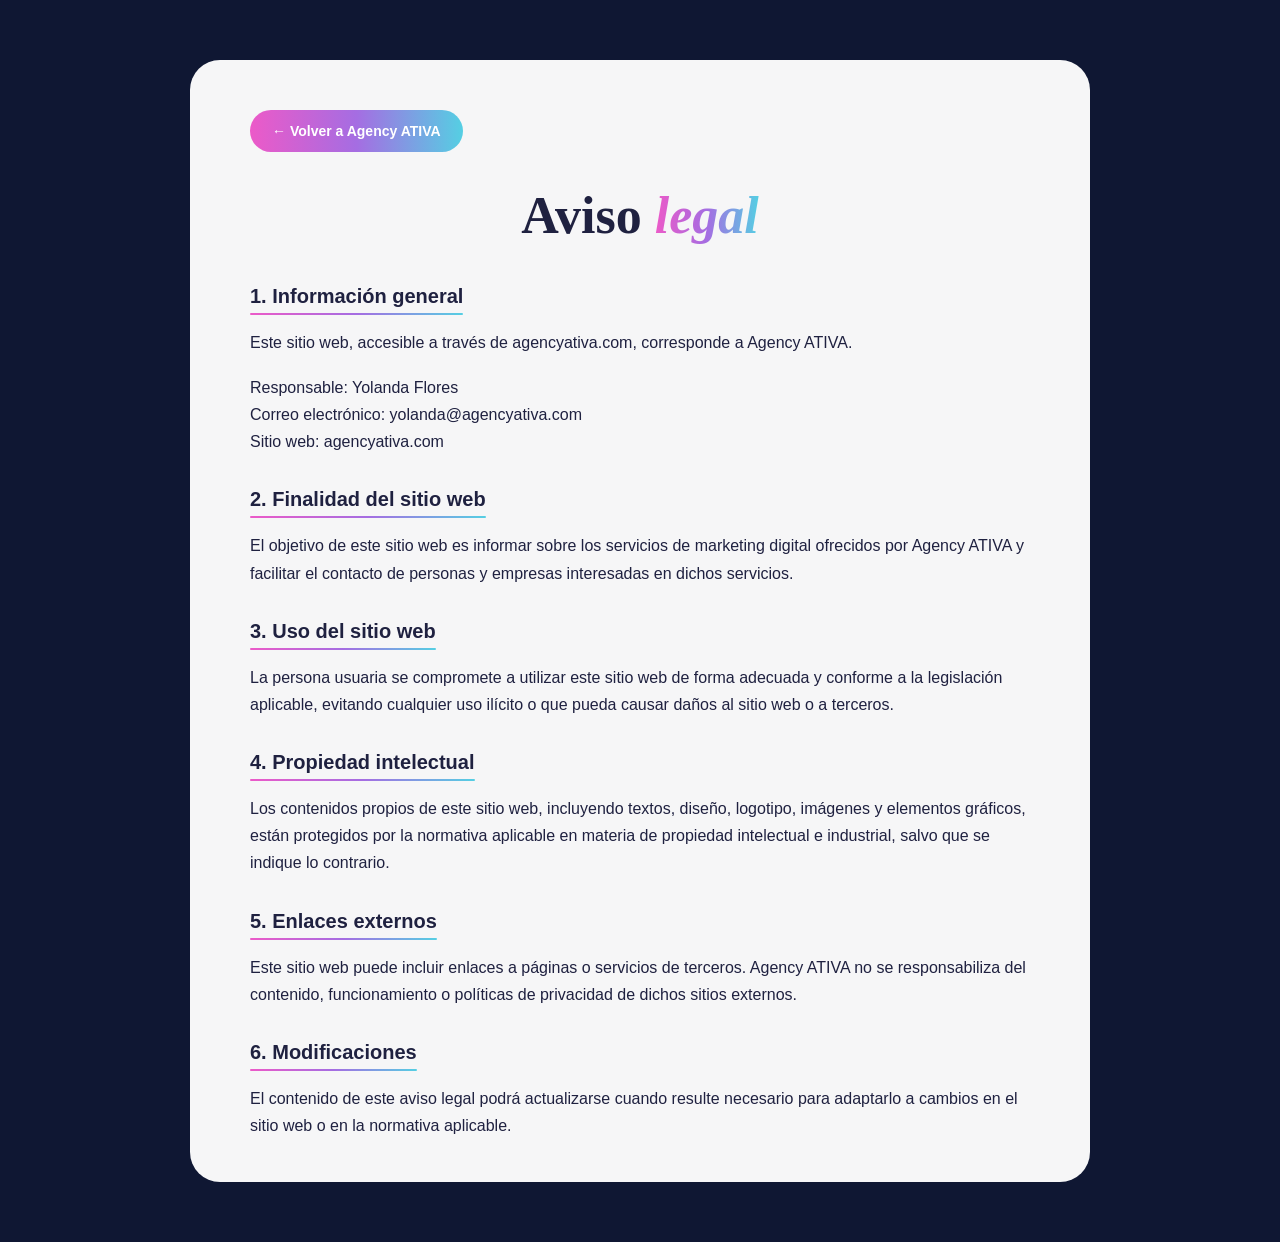
<file: aviso-legal.html>
<!DOCTYPE html>
<html lang="es">

<head>
    <meta charset="UTF-8">
    <meta name="viewport" content="width=device-width, initial-scale=1.0">
    <title>Aviso legal | Agency ATIVA</title>
    <link rel="stylesheet" href="style.css">
</head>

<body class="pagina-legal">

    <main class="legal-pagina">
        <div class="legal-contenedor">

            <a href="index.html" class="legal-volver">← Volver a Agency ATIVA</a>

            <h1>Aviso <span>legal</span></h1>

            <h2>1. Información general</h2>
            <p>
                Este sitio web, accesible a través de agencyativa.com,
                corresponde a Agency ATIVA.
            </p>

            <p>
                Responsable: Yolanda Flores<br>
                Correo electrónico: yolanda@agencyativa.com<br>
                Sitio web: agencyativa.com
            </p>

            <h2>2. Finalidad del sitio web</h2>
            <p>
                El objetivo de este sitio web es informar sobre los servicios
                de marketing digital ofrecidos por Agency ATIVA y facilitar
                el contacto de personas y empresas interesadas en dichos servicios.
            </p>

            <h2>3. Uso del sitio web</h2>
            <p>
                La persona usuaria se compromete a utilizar este sitio web
                de forma adecuada y conforme a la legislación aplicable,
                evitando cualquier uso ilícito o que pueda causar daños
                al sitio web o a terceros.
            </p>

            <h2>4. Propiedad intelectual</h2>
            <p>
                Los contenidos propios de este sitio web, incluyendo textos,
                diseño, logotipo, imágenes y elementos gráficos, están protegidos
                por la normativa aplicable en materia de propiedad intelectual
                e industrial, salvo que se indique lo contrario.
            </p>

            <h2>5. Enlaces externos</h2>
            <p>
                Este sitio web puede incluir enlaces a páginas o servicios
                de terceros. Agency ATIVA no se responsabiliza del contenido,
                funcionamiento o políticas de privacidad de dichos sitios externos.
            </p>

            <h2>6. Modificaciones</h2>
            <p>
                El contenido de este aviso legal podrá actualizarse cuando
                resulte necesario para adaptarlo a cambios en el sitio web
                o en la normativa aplicable.
            </p>

        </div>
    </main>

</body>
</html>
</file>
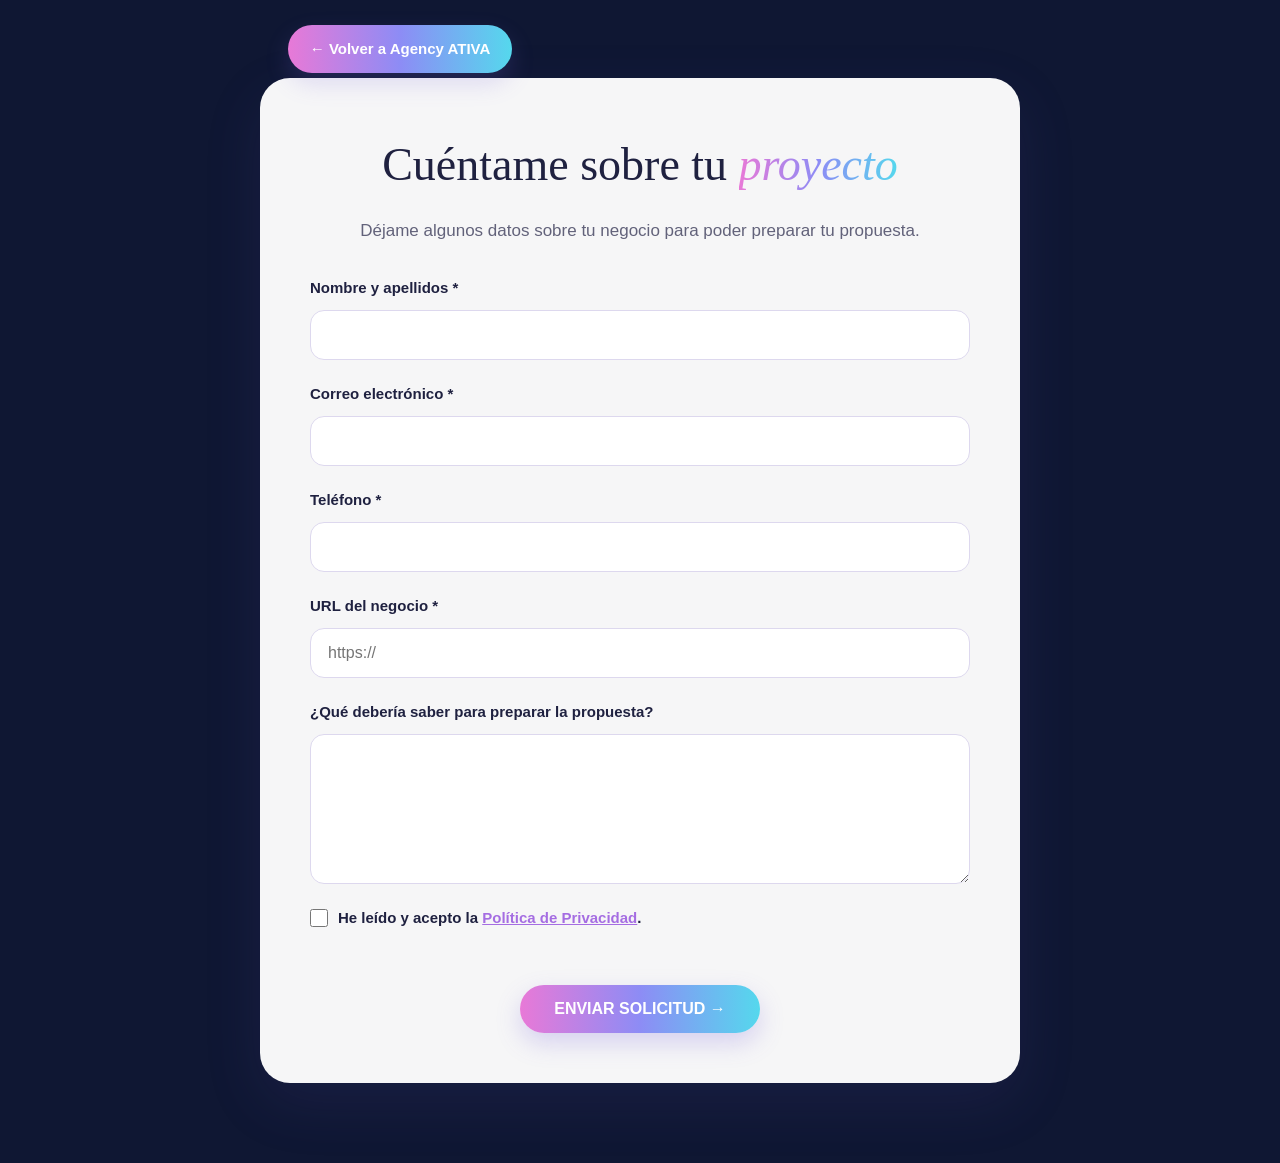
<file: contacto.html>
<!DOCTYPE html>
<html lang="es">
<head>
    <meta charset="UTF-8">
    <meta name="viewport" content="width=device-width, initial-scale=1.0">
    <title>Hablemos | ATIVA Digital</title>
    <link rel="stylesheet" href="style.css">
</head>

<body class="pagina-contacto">

    <main class="contacto-pagina">

        <a href="index.html" class="contacto-volver">← Volver a Agency ATIVA</a>

        <div class="contacto-contenedor">

            <h1>Cuéntame sobre tu <span>proyecto</span></h1>

            <p class="contacto-intro">
                Déjame algunos datos sobre tu negocio para poder preparar tu propuesta.
            </p>

            <form
    class="formulario-contacto"
    action="https://formsubmit.co/yolanda@agencyativa.com"
    method="POST"
>

<input type="hidden" name="_subject" value="Nueva solicitud desde Agency ATIVA">
<input
    type="hidden"
    name="_autoresponse"
    value="Hemos recibido tu solicitud 💜 Hola 👋🏼 Gracias por contactar con Agency ATIVA. Revisaremos tu solicitud y nos pondremos en contacto contigo lo antes posible. Estamos cuando nos necesitas. Tu negocio es nuestro compromiso. — Yolanda Flores | Agency ATIVA"
>

<input type="hidden" name="_next" value="https://agencyativa.com/gracias.html">

                <label for="nombre">Nombre y apellidos *</label>
                <input
                    type="text"
                    id="nombre"
                    name="nombre"
                    required
                >

                <label for="email">Correo electrónico *</label>
                <input
                    type="email"
                    id="email"
                    name="email"
                    required
                >

                <label for="telefono">Teléfono *</label>
                <input
                    type="tel"
                    id="telefono"
                    name="telefono"
                    required
                >

                <label for="url">URL del negocio *</label>
                <input
                    type="url"
                    id="url"
                    name="url"
                    placeholder="https://"
                    required
                >

                <label for="mensaje">
                    ¿Qué debería saber para preparar la propuesta?
                </label>
                <textarea
                    id="mensaje"
                    name="mensaje"
                    rows="6"
                ></textarea>

<label class="aceptar-privacidad">
    <input type="checkbox" name="privacidad" required>
    <span>He leído y acepto la <a href="politica-privacidad.html" target="_blank">Política de Privacidad</a>.</span>
</label>

                <button type="submit">ENVIAR SOLICITUD →</button>

            </form>

        </div>

    </main>

</body>
</html>
</file>
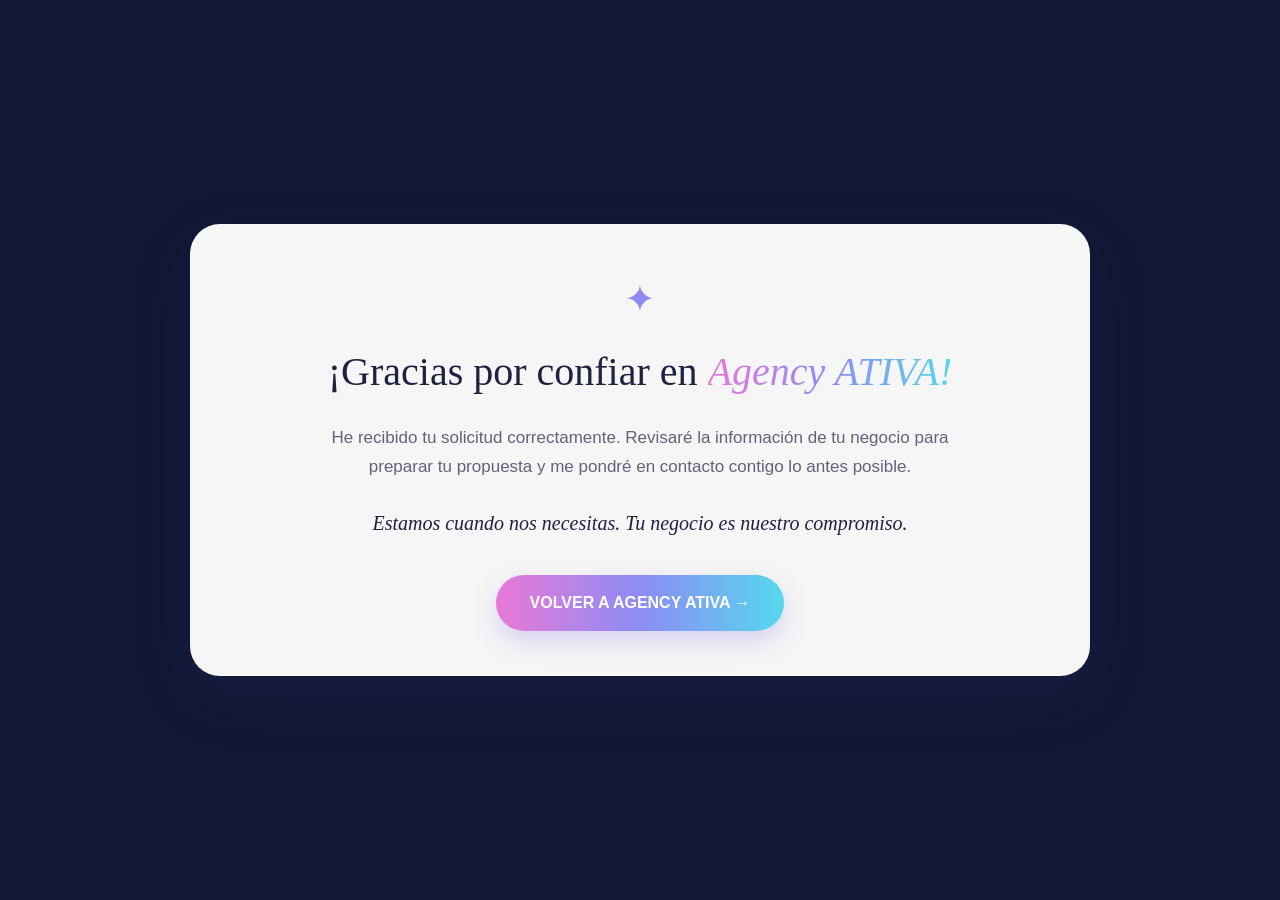
<file: gracias.html>
<!DOCTYPE html>
<html lang="es">
<head>
    <meta charset="UTF-8">
    <meta name="viewport" content="width=device-width, initial-scale=1.0">
    <title>Gracias | Agency ATIVA</title>
    <link rel="stylesheet" href="style.css">
</head>

<body class="pagina-gracias">

    <main class="gracias-pagina">

        <div class="gracias-contenedor">

            <div class="gracias-icono">✦</div>

            <h1>¡Gracias por confiar en <span> Agency ATIVA!</span></h1>

            <p>
                He recibido tu solicitud correctamente.
                Revisaré la información de tu negocio para preparar tu propuesta
                y me pondré en contacto contigo lo antes posible.
            </p>

            <p class="gracias-destacado">
                Estamos cuando nos necesitas. Tu negocio es nuestro compromiso.
            </p>

            <a href="index.html" class="boton-hablemos">
                VOLVER A AGENCY ATIVA →
            </a>

        </div>

    </main>

</body>
</html>
</file>
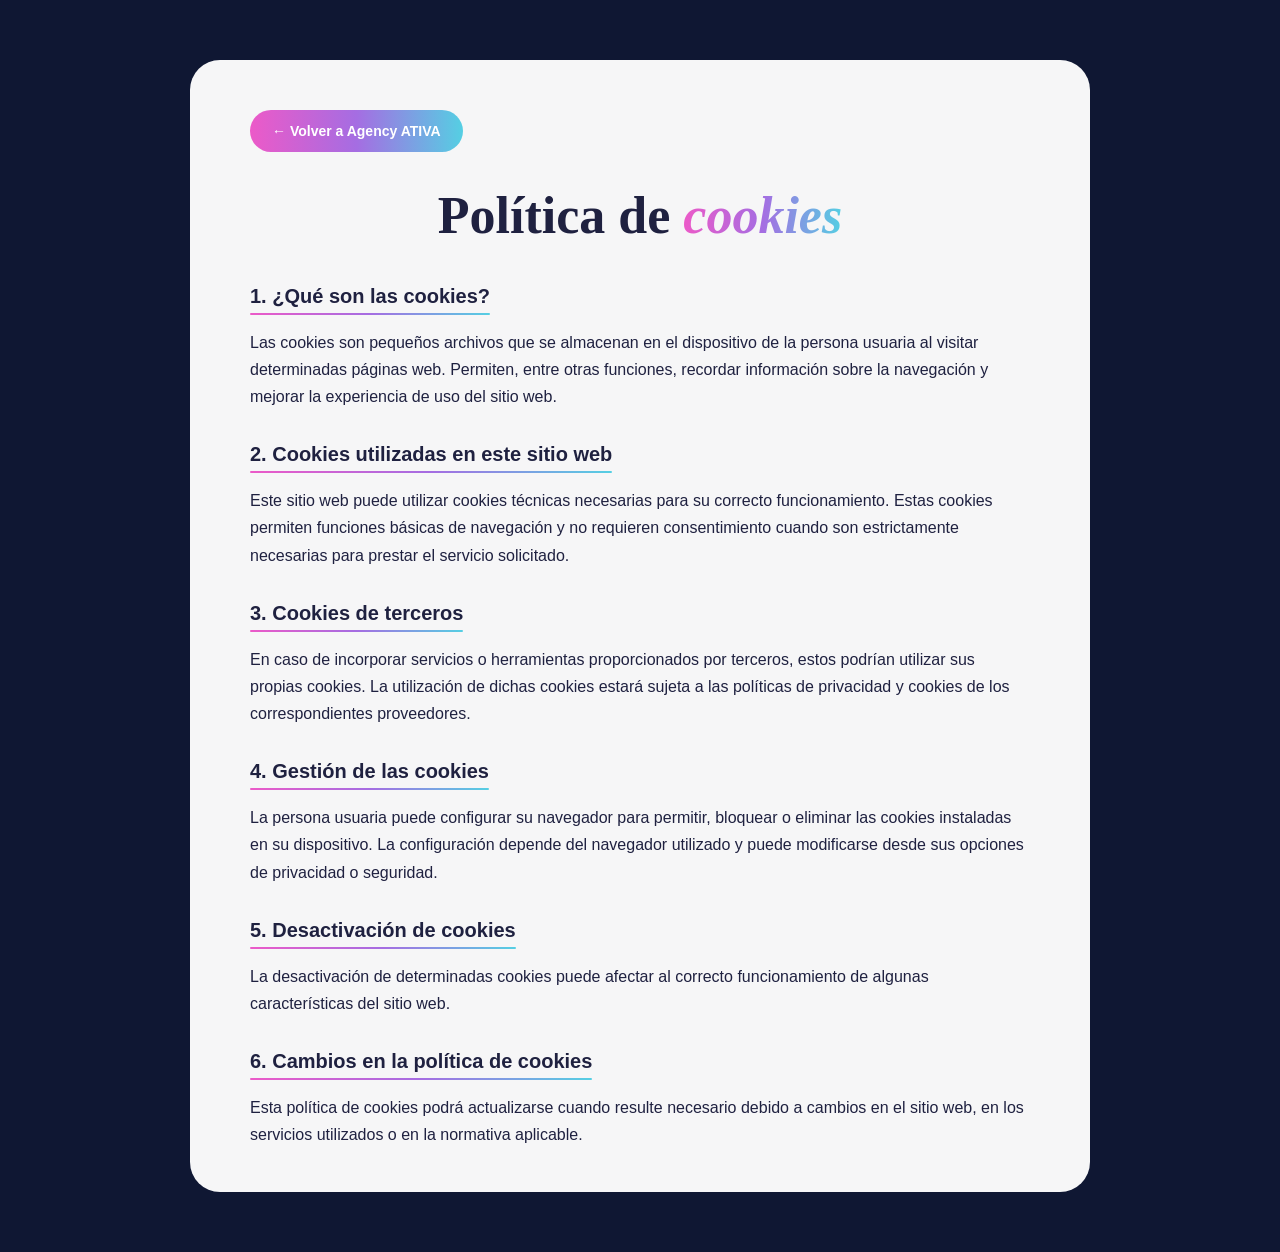
<file: politica-cookies.html>
<!DOCTYPE html>
<html lang="es">
<head>
    <meta charset="UTF-8">
    <meta name="viewport" content="width=device-width, initial-scale=1.0">
    <title>Política de cookies | Agency ATIVA</title>
    <link rel="stylesheet" href="style.css">
</head>

<body class="pagina-legal">

    <main class="legal-pagina">
        <div class="legal-contenedor">

            <a href="index.html" class="legal-volver">
                ← Volver a Agency ATIVA
            </a>

            <h1>Política de <span>cookies</span></h1>

            <h2>1. ¿Qué son las cookies?</h2>
            <p>
                Las cookies son pequeños archivos que se almacenan en el dispositivo
                de la persona usuaria al visitar determinadas páginas web. Permiten,
                entre otras funciones, recordar información sobre la navegación y
                mejorar la experiencia de uso del sitio web.
            </p>

            <h2>2. Cookies utilizadas en este sitio web</h2>
            <p>
                Este sitio web puede utilizar cookies técnicas necesarias para su
                correcto funcionamiento. Estas cookies permiten funciones básicas
                de navegación y no requieren consentimiento cuando son estrictamente
                necesarias para prestar el servicio solicitado.
            </p>

            <h2>3. Cookies de terceros</h2>
            <p>
                En caso de incorporar servicios o herramientas proporcionados por
                terceros, estos podrían utilizar sus propias cookies. La utilización
                de dichas cookies estará sujeta a las políticas de privacidad y
                cookies de los correspondientes proveedores.
            </p>

            <h2>4. Gestión de las cookies</h2>
            <p>
                La persona usuaria puede configurar su navegador para permitir,
                bloquear o eliminar las cookies instaladas en su dispositivo.
                La configuración depende del navegador utilizado y puede modificarse
                desde sus opciones de privacidad o seguridad.
            </p>

            <h2>5. Desactivación de cookies</h2>
            <p>
                La desactivación de determinadas cookies puede afectar al correcto
                funcionamiento de algunas características del sitio web.
            </p>

            <h2>6. Cambios en la política de cookies</h2>
            <p>
                Esta política de cookies podrá actualizarse cuando resulte necesario
                debido a cambios en el sitio web, en los servicios utilizados o en
                la normativa aplicable.
            </p>

        </div>
    </main>

</body>
</html>
</file>
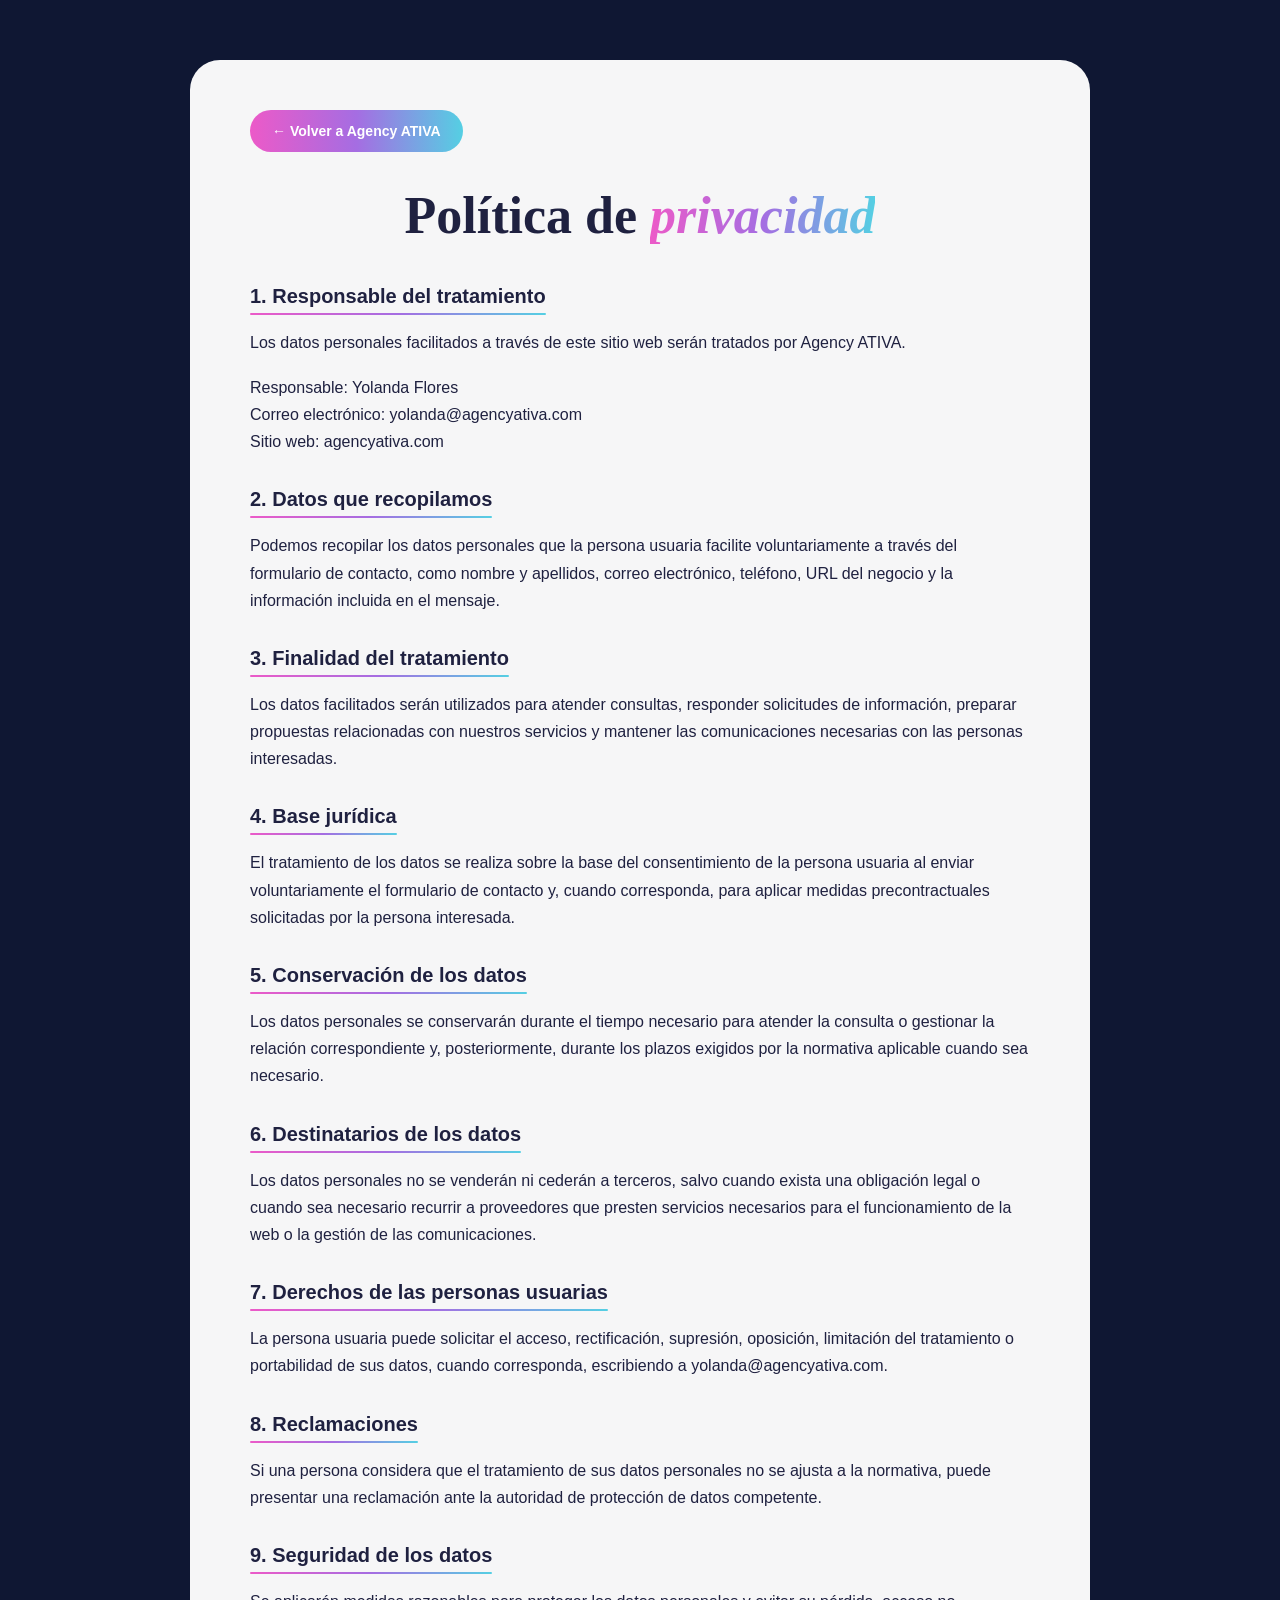
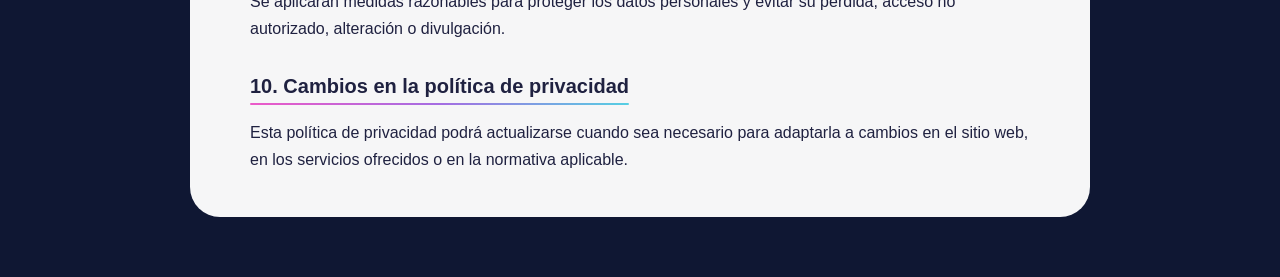
<file: politica-privacidad.html>
<!DOCTYPE html>
<html lang="es">

<head>
    <meta charset="UTF-8">
    <meta name="viewport" content="width=device-width, initial-scale=1.0">
    <title>Política de privacidad | Agency ATIVA</title>
    <link rel="stylesheet" href="style.css">
</head>

<body class="pagina-legal">

    <main class="legal-pagina">
        <div class="legal-contenedor">

            <a href="index.html" class="legal-volver">← Volver a Agency ATIVA</a>

            <h1>Política de <span>privacidad</span></h1>

            <h2>1. Responsable del tratamiento</h2>
<p>
    Los datos personales facilitados a través de este sitio web serán tratados por Agency ATIVA.
</p>

<p>
    Responsable: Yolanda Flores<br>
    Correo electrónico: yolanda@agencyativa.com<br>
    Sitio web: agencyativa.com
</p>

<h2>2. Datos que recopilamos</h2>
<p>
    Podemos recopilar los datos personales que la persona usuaria facilite voluntariamente a través del formulario de contacto, como nombre y apellidos, correo electrónico, teléfono, URL del negocio y la información incluida en el mensaje.
</p>

<h2>3. Finalidad del tratamiento</h2>
<p>
    Los datos facilitados serán utilizados para atender consultas, responder solicitudes de información, preparar propuestas relacionadas con nuestros servicios y mantener las comunicaciones necesarias con las personas interesadas.
</p>

<h2>4. Base jurídica</h2>
<p>
    El tratamiento de los datos se realiza sobre la base del consentimiento de la persona usuaria al enviar voluntariamente el formulario de contacto y, cuando corresponda, para aplicar medidas precontractuales solicitadas por la persona interesada.
</p>

<h2>5. Conservación de los datos</h2>
<p>
    Los datos personales se conservarán durante el tiempo necesario para atender la consulta o gestionar la relación correspondiente y, posteriormente, durante los plazos exigidos por la normativa aplicable cuando sea necesario.
</p>

<h2>6. Destinatarios de los datos</h2>
<p>
    Los datos personales no se venderán ni cederán a terceros, salvo cuando exista una obligación legal o cuando sea necesario recurrir a proveedores que presten servicios necesarios para el funcionamiento de la web o la gestión de las comunicaciones.
</p>

<h2>7. Derechos de las personas usuarias</h2>
<p>
    La persona usuaria puede solicitar el acceso, rectificación, supresión, oposición, limitación del tratamiento o portabilidad de sus datos, cuando corresponda, escribiendo a yolanda@agencyativa.com.
</p>

<h2>8. Reclamaciones</h2>
<p>
    Si una persona considera que el tratamiento de sus datos personales no se ajusta a la normativa, puede presentar una reclamación ante la autoridad de protección de datos competente.
</p>

<h2>9. Seguridad de los datos</h2>
<p>
    Se aplicarán medidas razonables para proteger los datos personales y evitar su pérdida, acceso no autorizado, alteración o divulgación.
</p>

<h2>10. Cambios en la política de privacidad</h2>
<p>
    Esta política de privacidad podrá actualizarse cuando sea necesario para adaptarla a cambios en el sitio web, en los servicios ofrecidos o en la normativa aplicable.
</p>

        </div>
    </main>

</body>
</html>
</file>
<file: style.css>
/* =========================
   ESTILOS GENERALES
========================= */

* {
    box-sizing: border-box;
    margin: 0;
    padding: 0;
}

html {
    scroll-behavior: smooth;
    scroll-padding-top: 180px;
}

body {
    font-family: Arial, sans-serif;
    color: #202044;
    background: linear-gradient(135deg, #ffffff 0%, #faf4ff 50%, #eef7ff 100%);
    line-height: 1.6;
}

/* =========================
   CABECERA
========================= */

header {
    display: flex;
    justify-content: space-between;
    align-items: center;
    padding: 25px 7%;
    background: #171936;
    position: sticky;
    top: 0;
    z-index: 100;
    box-shadow: 0 2px 15px rgba(100, 70, 150, 0.08);
}

.logo {
    width: 150px;
    height: auto;
    display: block;
}

nav {
    display: flex;
    gap: 30px;
}

nav a {
    text-decoration: none;
    color: white;
    font-weight: 600;
    transition: 0.3s;
}

nav a:hover {
    color: #d77be0;
}

/* =========================
   INICIO / HERO
========================= */

#inicio {
    min-height: 550px;
    padding: 55px 7%;
    display: flex;
    justify-content: center;
    background:
        radial-gradient(circle at 85% 25%, #eadcff 0%, transparent 28%),
        radial-gradient(circle at 95% 85%, #d9f5ff 0%, transparent 30%),
        linear-gradient(135deg, #fffafc 0%, #faf5ff 55%, #f0faff 100%);
}

.hero-contenido {
    width: 100%;
    max-width: 1250px;
    display: grid;
    grid-template-columns: 1fr 1fr;
    align-items: center;
    gap: 60px;
}

.hero-boton {
    grid-column: 1;
    margin-top: -85px;
}

.hero-texto {
    max-width: 650px;
}

#inicio > p:first-child {
    color: #b56bc7;
    font-weight: bold;
    letter-spacing: 2px;
    margin-bottom: 22px;
}

#inicio h2 {
    font-family: Georgia, serif;
    font-size: clamp(42px, 5.2vw, 68px);
    line-height: 1.08;
    max-width: 620px;
    color: #202044;
    margin-bottom: 30px;
}

#inicio .hero-descripcion {
    max-width: 560px;
    font-size: 18px;
    color: #62627a;
    margin-bottom: 30px;
}

/* Espacio reservado para tu fotografía */

.hero-foto {
    position: relative;
    width: 600px;
    height: 520px;
    display: flex;
    align-items: flex-end;
    justify-content: center;
    overflow: visible;
}

/* Mancha degradada de detrás */
.hero-foto::before {
    content: "";
    position: absolute;
    width: 520px;
    height: 420px;
    left: 0;
    top: 35px;

    background: linear-gradient(
        135deg,
        #f6c5ef 0%,
        #d9c8ff 48%,
        #b8e9f5 100%
    );

    border-radius:
        58% 42% 55% 45% /
        48% 55% 45% 52%;

    transform: rotate(-2deg);
    z-index: 0;
}

/* Tu foto */
.hero-foto {
    position: relative;
    width: 600px;
    height: 500px;

    background-image: url("burbuja-ativa-transparente.png");
    background-repeat: no-repeat;
    background-position: calc(50% - 20px) center;
    background-size: contain;

    overflow: visible;
}

.hero-foto::before,
.hero-foto::after {
    content: none;
}

/* Tu foto */
.hero-foto img {
    position: absolute;

    width: 380px;
    height: auto;

    left: 70px;
    bottom: 55px;

    display: block;
    z-index: 2;
    -webkit-mask-image: linear-gradient(
    to bottom,
    black 0%,
    black 85%,
    rgba(0, 0, 0, 0.7) 91%,
    transparent 100%
);

mask-image: linear-gradient(
    to bottom,
    black 0%,
    black 85%,
    rgba(0, 0, 0, 0.7) 91%,
    transparent 100%
);

   -webkit-clip-path: path("M0 0 H430 V500 C390 500 360 510 325 520 C285 532 245 536 205 528 C165 520 135 502 100 500 C65 498 35 508 0 515 Z");
clip-path: path("M0 0 H430 V500 C390 500 360 510 325 520 C285 532 245 536 205 528 C165 520 135 502 100 500 C65 498 35 508 0 515 Z");

}

/* Tu nombre */
.hero-nombre {
    position: absolute;

    right: 10px;
    top: 145px;

    margin: 0;

    font-family: Georgia, serif;
    font-size: 30px;
    font-style: italic;

    color: #5269c8;
    white-space: nowrap;

    z-index: 4;
}

/* Botones */

button, .hero-boton, .boton-hablemos {
    width: fit-content;
    border: none;
    padding: 15px 34px;
    border-radius: 40px;
    background: linear-gradient(90deg, #e879d7, #8d8cf5, #55d8ed);
    color: white;
    font-size: 16px;
    font-weight: bold;
    cursor: pointer;
    box-shadow: 0 10px 25px rgba(120, 100, 220, 0.25);
    transition: 0.3s;
    text-decoration: none;
display: inline-block;
}

button:hover, .hero-boton:hover, .boton-hablemos:hover {
    transform: translateY(-3px);
    box-shadow: 0 15px 30px rgba(120, 100, 220, 0.35);
}

/* =========================
   SECCIONES
========================= */

section {
    padding: 90px 7%;
}

section h2 {
    font-family: Georgia, serif;
    font-size: 45px;
    margin-bottom: 35px;
}

/* =========================
   SERVICIOS
========================= */

#servicios {
    background: white;
}

#servicios h2 {
    text-align: center;
}

#servicios h3 {
    font-size: 21px;
    margin-top: 25px;
    margin-bottom: 8px;
}

#servicios p {
    color: #6b6b80;
    max-width: 700px;
}

/* =========================
   QUIÉNES SOMOS
========================= */

#sobre-mi > .titulo-servicios::after {
    content: "";
    display: block;
    width: 100px;
    height: 4px;
    margin: 10px auto 0;
    border-radius: 10px;
    background: linear-gradient(90deg, #c77dff, #6c63ff);
}


#sobre-mi {
    background: linear-gradient(135deg, #faf3ff, #eef9ff);
    padding-top: 55px;
}

#sobre-mi p {
    max-width: 750px;
    font-size: 18px;
    color: #62627a;
}

/* =========================
   CONTACTO
========================= */

#contacto {
    text-align: center;
    background: linear-gradient(135deg, #f4e7ff, #e5f8ff);
    padding-top: 35px;
}

#contacto p {
    color: #62627a;
    margin-bottom: 25px;
}

.contacto-rapido {
    margin-top: 40px;
    display: flex;
    justify-content: center;
    gap: 22px;
}

.contacto-rapido img {
    width: 58px;
    height: 58px;
    object-fit: contain;
    display: block;
}

.contacto-rapido img {
    transition: transform 0.25s ease;
}

.contacto-rapido a:hover img {
    transform: scale(1.08);
}


/* =========================
   RESPONSIVE - MÓVIL
========================= */

@media (max-width: 768px) {

    header {
        flex-direction: column;
        gap: 15px;
        padding: 20px;
    }

 nav {
    gap: 8px 14px;
    flex-wrap: wrap;
    justify-content: center;
    font-size: 14px;
}


    #inicio {
        min-height: 550px;
        padding: 70px 25px 35px;
    }

   #inicio h2 {
    font-size: 38px;
    width: calc(100% + 30px);
    max-width: none;
    margin-left: -15px;
    margin-right: -15px;
    margin-bottom: 20px;
    text-align: center;
    line-height: 1.08;
}

#inicio .hero-contenido {
    display: flex;
    flex-direction: column;
    align-items: center;
}

    .hero-nombre {
    right: auto;
    top: 280px;
    left: 50%;
    transform: translateX(-50%);
    font-size: 22px;
}

    .hero-foto {
    width: 100%;
    height: 300px;
    margin-top: -70px;
}

.hero-foto img {
    width: 240px;
    left: 50%;
    transform: translateX(-50%);
    bottom: 35px;
}

.hero-boton {
    margin-top: -5px;
    order: 4;
}

    section {
        padding: 65px 25px;
    }

    section h2 {
        font-size: 38px;
    }

/* QUIENES SOMOS - MOVIL */

#sobre-mi {
    padding: 35px 25px;
}

#sobre-mi .quienes-bloque {
    display: flex;
    flex-direction: column;
    gap: 10px;
    padding: 15px 0;
}

#sobre-mi .quienes-texto {
    width: 100%;
}

#sobre-mi .quienes-imagen {
    width: 75%;
    margin: 10px 0;
    margin-left: auto;
    margin-right: auto;
}

#sobre-mi .quienes-imagen img {
    width: 100%;
    height: auto;
    display: block;
}

#sobre-mi .quienes-analizamos {
    margin: 25px 0;
}

}
/* =========================
   SERVICIOS - TARJETAS
========================= */

#servicios {
    padding: 35px 7% 70px;
}

.servicios-contenido {
    max-width: 1200px;
    margin: 0 auto;
}

.servicios-etiqueta {
    color: #8c78b8;
    font-size: 14px;
    font-weight: 700;
    letter-spacing: 2px;
    margin-bottom: 12px;
}

.servicios-contenido h2 {
    font-size: 42px;
    font-weight: 700;
    line-height: 1.15;
    color: #202044;
    text-align: center;
    letter-spacing: -1px;
    margin: 0 auto 20px;
    max-width: 1000px;
    position: relative;
}

.servicios-contenido h2::after {
    content: "";
    display: block;
    width: 100px;
    height: 4px;
    margin: 18px auto 0;
    border-radius: 10px;
    background: linear-gradient(90deg, #c77dff, #6c63ff);
}

.servicios-intro {
    max-width: 650px;
    color: #66647a;
    margin-bottom: 45px;
}

.servicios-grid {
    display: grid;
    grid-template-columns: repeat(6, 1fr);
    gap: 16px;
}

.servicio-card {
    background: #ffffff;
    border-radius: 18px;
    padding: 14px 16px;
    min-height: 100px;
    box-shadow: 0 8px 22px rgba(80, 60, 120, 0.08);
}

.servicio-icono {
    width: 46px;
    height: 46px;
    border-radius: 14px;
    display: flex;
    align-items: center;
    justify-content: center;
    background: linear-gradient(135deg, #f4dfff, #e5f4ff);
    font-size: 21px;
    margin-bottom: 16px;
    line-height: 1;
}

.servicio-card h3 {
    font-size: 16px;
    line-height: 1.3;
    margin-bottom: 8px;
}

.servicio-card p {
    font-size: 12px;
    line-height: 1.45;
    margin-bottom: 12px;
}

.servicio-flecha {
    font-size: 19px;
}

.servicio-card {
    background: #ffffff;
    border-radius: 24px;
    padding: 30px;
    min-height: 260px;
    box-shadow: 0 10px 30px rgba(80, 60, 120, 0.08);
    border: 1px solid rgba(180, 140, 220, 0.25);
    transition: transform 0.3s ease, box-shadow 0.3s ease;
    position: relative;
}
.servicio-card:hover {
    border-color: transparent;
    background:
        linear-gradient(#ffffff, #ffffff) padding-box,
        linear-gradient(135deg, #f45bb5, #9b7bea, #63c8ef) border-box;
}

.servicio-card:hover {
    transform: translateY(-6px);
    box-shadow: 0 16px 35px rgba(80, 60, 120, 0.14);
}

.servicio-icono {
    width: 58px;
    height: 58px;
    border-radius: 18px;
    display: flex;
    align-items: center;
    justify-content: center;
    background: linear-gradient(135deg, #f7b6dc, #b9a3f5, #9bdff5);
    font-size: 27px;
    color: #6f5aa8;
    margin-bottom: 22px;
    text-shadow: none;
}

.servicio-card h3 {
    color: #202044;
    font-size: 20px;
    margin-bottom: 12px;
}

.servicio-card p {
    color: #706d7d;
    font-size: 15px;
    line-height: 1.6;
    margin-bottom: 20px;
}

.servicio-flecha {
    font-size: 20px;
    color: #8c65c7;
    font-weight: 600;
    display: inline-block;
    transition: transform 0.3s ease, color 0.3s ease;
}

.servicio-card:hover .servicio-flecha {
    transform: translateX(5px);
    color: #d45ac7;
}

/* =========================
   SERVICIOS - MÓVIL
========================= */

@media (max-width: 900px) {
    .servicios-grid {
        grid-template-columns: repeat(3, 1fr);
    }
}

@media (max-width: 600px) {
    .servicios-grid {
        grid-template-columns: 1fr;
    }
}

@media (max-width: 600px) {
    #servicios {
        padding: 70px 6%;
    }

    .servicios-grid {
        grid-template-columns: 1fr;
    }

    .servicios-contenido h2 {
        font-size: 32px;
    }
}

.titulo-servicios {
    text-align: center;
    font-size: 44px;
    font-family: Georgia, serif;
    color: #1f2140;
    font-weight: 400;
    margin-bottom: 25px;
    transform: translateY(-20px);
}

.titulo-servicios span {
    font-style: italic;
    background: linear-gradient(90deg, #e879d7, #8d8cf5, #55d8ed);
-webkit-background-clip: text;
-webkit-text-fill-color: transparent;
background-clip: text;
}

#portfolio > .titulo-servicios::after {
    content: "";
    display: block;
    width: 100px;
    height: 4px;
    margin: 10px auto 0;
    border-radius: 10px;
    background: linear-gradient(90deg, #c77dff, #6c63ff);
}

.hero-destacado {
    font-style: italic;
    background: linear-gradient(90deg, #e879d7, #8d8cf5, #55d8ed);
    -webkit-background-clip: text;
    background-clip: text;
    -webkit-text-fill-color: transparent;
    color: transparent;
}

/* ========================================
   QUIÉNES SOMOS - NUEVO DISEÑO
======================================== */

.quienes-bloque {
    max-width: 1200px;
    margin: 0 auto;
    padding: 60px 40px;
    display: flex;
    align-items: center;
    gap: 70px;
}

.quienes-texto {
    width: 52%;
}

.quienes-imagen {
    width: 48%;
}

.quienes-imagen img {
    width: 100%;
    height: auto;
    display: block;
    border-radius: 30px;
}

/* ===== QUIÉNES SOMOS - ESTILO FINAL ===== */

.quienes-bloque-1 {
    max-width: 1280px;
    margin: 0 auto;
    padding: 25px 6%;
    display: flex;
    align-items: flex-start;
    gap: 70px;
    transform: translateY(-25px);
}

.quienes-texto {
    flex: 1;
}

.quienes-imagen {
    flex: 1;
    transform: translateY(15px);
}

.quienes-etiqueta {
    font-size: 14px;
    font-weight: 700;
    letter-spacing: 0.5px;
    color: #d45bd8;
    margin-bottom: 18px;
    position: relative;
    display: inline-block;
}

.quienes-etiqueta::after {
    content: "";
    display: inline-block;
    width: 85px;
    height: 2px;
    margin-left: 18px;
    vertical-align: middle;
    background: linear-gradient(90deg, #e879d7, #8d8cf5, #55d8ed);
}

.quienes-titulo {
    font-family: Arial, sans-serif;
    font-size: 34px;
    line-height: 1.35;
    color: #1f2140;
    margin-bottom: 24px;
    font-weight: 700;
}

.quienes-titulo span {
    background: linear-gradient(90deg, #e879d7, #8d8cf5, #55d8ed);
    -webkit-background-clip: text;
    background-clip: text;
    -webkit-text-fill-color: transparent;
    color: transparent;
}

.quienes-texto p {
    font-size: 17px;
    line-height: 1.55;
    color: #272846;
    margin-bottom: 22px;
}

.boton-quienes {
    display: inline-block;
    margin-top: 8px;
    padding: 16px 30px;
    border-radius: 40px;
    background: linear-gradient(90deg, #e879d7, #8d8cf5, #55d8ed);
    color: white;
    text-decoration: none;
    font-size: 16px;
    font-weight: 700;
    box-shadow: 0 10px 25px rgba(120, 100, 220, 0.25);
    transition: 0.3s;
}

.boton-quienes:hover {
    transform: translateY(-3px);
    box-shadow: 0 15px 30px rgba(120, 100, 220, 0.35);
}

.quienes-imagen img {
    width: 100%;
    max-width: 600px;
    height: auto;
    display: block;
    margin: 0 auto;
    border-radius: 30px;
}

@media (max-width: 900px) {
    .quienes-bloque-1 {
        flex-direction: column;
        padding: 50px 6%;
    }

    .quienes-titulo {
        font-size: 42px;
    }

    .quienes-texto,
    .quienes-imagen {
        width: 100%;
    }
}

/* ===== QUIÉNES SOMOS - SEGUNDO BLOQUE ===== */

.quienes-bloque-2 {
    max-width: 1280px;
    margin: auto 0;
    padding: 25px 6%;
    display: flex;
    align-items: flex-start;
    gap: 70px;
}

.quienes-bloque-2 .quienes-imagen {
    width: 48%;
    transform: translateY(-20px);
}

.quienes-bloque-2 .quienes-texto {
    width: 52%;
    transform: translateY(-20px);
}

.quienes-bloque-2 .quienes-imagen img {
    width: 100%;
    max-width: 600px;
    height: auto;
    display: block;
    border-radius: 30px;
}

.quienes-cierre {
    width: 88%;
box-sizing: border-box;
margin-left: auto;
margin-right: auto;
    margin-top: 10px;
    padding: 18px 22px;
    text-align: center;
    border-radius: 22px;
    background: linear-gradient(
        90deg,
        rgba(232, 121, 215, 0.12),
        rgba(141, 140, 245, 0.12),
        rgba(85, 216, 237, 0.12)
    );
}
.quienes-eslogan {
    width: 88%;
    margin: 18px auto 0;
    text-align: center;
}

.quienes-eslogan {
    margin-top: 20px;
    font-family: Georgia, serif;
    font-style: italic;
    font-size: 20px !important;
    background: linear-gradient(90deg, #e879d7, #8d8cf5, #55d8ed);
    -webkit-background-clip: text;
    background-clip: text;
    -webkit-text-fill-color: transparent;
    color: transparent;
}

@media (max-width: 900px) {
    .quienes-bloque-2 {
        flex-direction: column;
        padding: 50px 6%;
    }

    .quienes-bloque-2 .quienes-imagen,
    .quienes-bloque-2 .quienes-texto {
        width: 100%;
    }
}

.quienes-analizamos {
    width: 100%;
    max-width: 1280px;
    margin: 20px auto 0;
    font-size: 17px;
    line-height: 1.55;
}

#sobre-mi > .quienes-analizamos {
    width: 88%;
    max-width: none;
    margin: 18px auto 0;
    transform: translateY(-30px);
}

#sobre-mi .quienes-texto,
#sobre-mi .quienes-analizamos,
#sobre-mi .quienes-cierre,
#sobre-mi .quienes-eslogan {
    width: 88%;
    max-width: none;
    margin-left: auto;
    margin-right: auto;
    box-sizing: border-box;
}

#sobre-mi .quienes-texto p,
#sobre-mi .quienes-analizamos {
    text-align: justify;
}

/* =========================
   PÁGINA DE CONTACTO ATIVA
========================= */

.pagina-contacto {
    margin: 0;
    min-height: 100vh;
    font-family: Arial, sans-serif;
    color: #1f2140;
    background: #0f1733;
}

.contacto-pagina {
    min-height: 100vh;
    padding: 25px 7% 80px;
    box-sizing: border-box;
}

.contacto-volver {
    display: inline-block;
    margin-left: 18%;
    margin-bottom: 5px;
    padding: 12px 22px;
    border-radius: 40px;
    background: linear-gradient(90deg, #e879d7, #8d8cf5, #55d8ed);
    color: white;
    font-size: 15px;
    font-weight: 700;
    text-decoration: none;
    box-shadow: 0 10px 25px rgba(120, 100, 220, 0.20);
    transition: 0.3s;
}

.contacto-volver:hover {
    transform: translateY(-3px);
    box-shadow: 0 15px 30px rgba(120, 100, 220, 0.30);
}

.contacto-contenedor {
    width: 90%;
    max-width: 760px;
    margin: 0 auto;
    padding: 50px;
    background: rgba(255, 255, 255, 0.96);
    border-radius: 30px;
    box-shadow: 0 20px 60px rgba(100, 80, 180, 0.12);
}

.contacto-contenedor h1 {
    margin: 0 0 15px;
    text-align: center;
    font-family: Georgia, serif;
    font-size: 46px;
    font-weight: 500;
    color: #1f2140;
}

.contacto-contenedor h1 span {
    font-style: italic;
    background: linear-gradient(90deg, #e879d7, #8d8cf5, #55d8ed);
    -webkit-background-clip: text;
    background-clip: text;
    -webkit-text-fill-color: transparent;
}

.contacto-intro {
    max-width: 600px;
    margin: 0 auto 20px;
    text-align: center;
    font-size: 17px;
    line-height: 1.6;
    color: #62627a;
}

.formulario-contacto {
    display: flex;
    flex-direction: column;
    gap: 10px;
}

.formulario-contacto label {
    margin-top: 12px;
    font-size: 15px;
    font-weight: 700;
    color: #1f2140;
}

.formulario-contacto input,
.formulario-contacto textarea {
    width: 100%;
    box-sizing: border-box;
    padding: 15px 17px;
    font-family: Arial, sans-serif;
    font-size: 16px;
    color: #1f2140;
    background: white;
    border: 1px solid #ddd8ee;
    border-radius: 14px;
    outline: none;
    transition: 0.3s;
}

.formulario-contacto textarea {
    resize: vertical;
    min-height: 150px;
}

.formulario-contacto input:focus,
.formulario-contacto textarea:focus {
    border-color: #8d8cf5;
    box-shadow: 0 0 0 4px rgba(141, 140, 245, 0.12);
}

.formulario-contacto button {
    align-self: center;
    margin-top: 25px;
}

@media (max-width: 600px) {

    .contacto-pagina {
        padding: 18px 14px 40px;
    }

    .contacto-volver {
        margin-bottom: 25px;
        padding: 10px 18px;
        font-size: 14px;
    }

    .contacto-contenedor {
        width: 100%;
        padding: 28px 20px;
        border-radius: 22px;
    }

    .contacto-contenedor h1 {
        font-size: 30px;
        line-height: 1.15;
    }

    .contacto-intro {
        font-size: 15px;
        margin-bottom: 28px;
    }

    .formulario-contacto input,
    .formulario-contacto textarea {
        font-size: 16px;
        padding: 14px;
    }

    .formulario-contacto button {
        width: 100%;
        text-align: center;
    }
}

/* =========================
   PÁGINA DE GRACIAS ATIVA
========================= */

.pagina-gracias {
    margin: 0;
    min-height: 100vh;
    font-family: Arial, sans-serif;
    color: #1f2140;
    background: #0f1733;
}

.gracias-pagina {
    min-height: 100vh;
    display: flex;
    align-items: center;
    justify-content: center;
    padding: 40px 7%;
    box-sizing: border-box;
}

.gracias-contenedor {
    width: 90%;
    max-width: 900px;
    padding: 45px 50px;
    text-align: center;
    background: rgba(255, 255, 255, 0.96);
    border-radius: 30px;
    box-shadow: 0 20px 60px rgba(100, 80, 180, 0.12);
}

.gracias-icono {
    font-size: 38px;
    margin-bottom: 10px;
    color: #8d8cf5;
}

.gracias-contenedor h1 {
    margin: 0 0 20px;
    font-family: Georgia, serif;
    font-size: 40px;
    font-weight: 500;
    color: #1f2140;
}

.gracias-contenedor h1 span {
    font-style: italic;
    background: linear-gradient(90deg, #e879d7, #8d8cf5, #55d8ed);
    -webkit-background-clip: text;
    background-clip: text;
    -webkit-text-fill-color: transparent;
}

.gracias-contenedor p {
    max-width: 620px;
    margin: 0 auto 18px;
    font-size: 17px;
    line-height: 1.7;
    color: #62627a;
}

.gracias-destacado {
    margin-top: 25px !important;
    margin-bottom: 35px !important;
    font-family: Georgia, serif;
    font-style: italic;
    font-size: 20px !important;
    color: #1f2140 !important;
}

@media (max-width: 600px) {

    .gracias-pagina {
        padding: 25px 18px;
    }

    .gracias-contenedor {
        width: 100%;
        padding: 30px 22px;
        border-radius: 22px;
    }

    .gracias-contenedor h1 {
        font-size: 30px;
        line-height: 1.15;
    }

    .gracias-contenedor p {
        font-size: 15px;
    }

    .gracias-destacado {
        font-size: 18px !important;
    }

    .gracias-contenedor .boton-hablemos {
        width: auto;
        padding: 14px 28px;
        box-sizing: border-box;
        text-align: center;
    }
}

.menu-servicios {
    position: relative;
    display: inline-block;
}

.servicios-link {
    display: inline-flex;
    align-items: center;
    gap: 6px;
}

.submenu-servicios {
    display: none !important;
    position: absolute;
    top: 100%;
    left: 50%;
    transform: translateX(-50%);
    min-width: 205px;
    background: #0d1b2a;
    border-radius: 12px;
    padding: 12px 0;
    box-shadow: 0 12px 30px rgba(0, 0, 0, 0.18);
    z-index: 9999;
}

.submenu-servicios a {
    display: block;
    padding: 9px 16px;
    color: white;
    text-decoration: none;
    white-space: nowrap;
}

.submenu-servicios a:hover {
    background: rgba(255, 255, 255, 0.08);
}

.menu-servicios:hover .submenu-servicios {
    display: block !important;
}

/* =========================
   ASÍ TRABAJAMOS EN ATIVA
========================= */

#como-trabajamos {
    padding: 30px 6% 80px;
    background: linear-gradient(135deg, #faf7ff, #eef9ff);
}

.titulo-metodo {
    text-align: center;
    font-family: Georgia, serif;
    font-size: 44px;
    font-weight: 500;
    color: #1f2140;
    margin-bottom: 12px;
    transform: translateY(-20px);
}

.titulo-metodo::after {
    content: "";
    display: block;
    width: 100px;
    height: 4px;
    margin: 10px auto 0;
    border-radius: 10px;
    background: linear-gradient(90deg, #c77dff, #6c63ff);
}

.titulo-metodo span {
    font-style: italic;
    background: linear-gradient(90deg, #e879d7, #8d8cf5, #55d8ed);
    -webkit-background-clip: text;
    -webkit-text-fill-color: transparent;
    background-clip: text;
}

.subtitulo-metodo {
    text-align: center;
    font-size: 18px;
    color: #62627a;
    margin-bottom: 45px;
}

.metodo-grid {
    max-width: 1180px;
    margin: 0 auto;
    display: grid;
    grid-template-columns: repeat(2, 1fr);
    gap: 18px;
    transform: translateY(-10px);
}

.metodo-card {
    background: rgba(255,255,255,0.82);
    border: 1px solid rgba(141, 140, 245, 0.18);
    border-radius: 24px;
    padding: 22px 28px;
    box-shadow: 0 12px 35px rgba(31, 33, 64, 0.07);

    display: grid;
grid-template-columns: auto 1fr;
column-gap: 18px;
align-items: center;
}

.metodo-numero {
    display: inline-block;
    font-family: Georgia, serif;
    font-size: 36px;
    font-weight: 700;
    margin-bottom: 12px;
    grid-column: 1;
    margin-bottom: 0;
    background: linear-gradient(90deg, #e879d7, #8d8cf5, #55d8ed);
    -webkit-background-clip: text;
    -webkit-text-fill-color: transparent;
    background-clip: text;
}

.metodo-card h3 {
    font-size: 24px;
    color: #1f2140;
    grid-column: 2;
    margin-bottom: 0;
}

.metodo-card p {
    font-size: 17px;
    line-height: 1.6;
    color: #62627a;
    grid-column: 1 / -1;
    margin-top: 8px;
}

.metodo-cta {
    max-width: 1180px;
    margin: 14px auto 0;
    text-align: center;
    padding: 20px;
    border-radius: 24px;
    background: linear-gradient(
        90deg,
        rgba(232,121,215,0.18),
        rgba(141,140,245,0.18),
        rgba(85,216,237,0.18)
    );
}

.metodo-cta h3 {
    font-size: 24px;
    color: #1f2140;
    margin-bottom: 12px;
}

.metodo-cta a {
    display: inline-block;
    padding: 12px 28px;
    border-radius: 999px;
    text-decoration: none;
    font-weight: 700;
    color: white;
    background: linear-gradient(90deg, #e879d7, #8d8cf5, #55d8ed);
}

@media (max-width: 900px) {
    .metodo-grid {
        grid-template-columns: 1fr;
    }

    .titulo-metodo {
        font-size: 34px;
    }
}

/* =========================
   RESULTADOS
========================= */

#resultados {
    background: #0f1733;
    padding: 70px 7%;
    color: white;
}

.titulo-resultados {
    text-align: center;
    font-family: Georgia, serif;
    font-size: 44px;
    font-weight: 400;
    color: white;
    margin-bottom: 35px;
}

.titulo-resultados span {
    background: linear-gradient(
        90deg,
        #e879d7,
        #8d8cf5,
        #55d8ed
    );

    -webkit-background-clip: text;
    -webkit-text-fill-color: transparent;
    background-clip: text;
}

.resultados-grid {
    max-width: 1100px;
    margin: 0 auto;
    display: grid;
    grid-template-columns: repeat(3, 1fr);
    gap: 30px;
    text-align: center;
}

.resultado-numero {
    font-family: Georgia, serif;
    font-size: 64px;
    font-weight: 700;
    line-height: 1;
    margin-bottom: 18px;

    background: linear-gradient(
        90deg,
        #e879d7,
        #8d8cf5,
        #55d8ed
    );

    -webkit-background-clip: text;
    -webkit-text-fill-color: transparent;
    background-clip: text;
}

/* SERVICIOS MÓVIL - TARJETAS COMPACTAS */
@media (max-width: 600px) {

    .servicio-card {
        display: grid;
        grid-template-columns: 46px 1fr;
        column-gap: 12px;
        row-gap: 2px;
        align-items: center;
        padding: 10px 16px;
        min-height: 0;
    }

    .servicio-icono {
        grid-column: 1;
        grid-row: 1;
        width: 46px;
        height: 46px;
        margin-bottom: 0;
    }

    .servicio-card h3 {
        grid-column: 2;
        grid-row: 1;
        margin: 0;
    }

    .servicio-card p {
        grid-column: 1 / -1;
        grid-row: 2;
        margin: 4px 0 0;
    }
}

/* ASÍ TRABAJAMOS - MÓVIL COMPACTO */
@media (max-width: 600px) {

    .metodo-grid {
        gap: 12px;
    }

    .metodo-card {
        padding: 14px 16px;
        grid-template-columns: 46px 1fr;
        column-gap: 12px;
    }

    .metodo-numero {
        font-size: 30px;
        margin-bottom: 0;
    }

    .metodo-card h3 {
        font-size: 21px;
        margin-bottom: 0;
    }

    .metodo-card p {
        font-size: 15px;
        line-height: 1.45;
        margin-top: 5px;
    }
}

@media (max-width: 600px) {

    .metodo-cta {
        padding: 14px 16px;
        margin-top: 12px;
        border-radius: 20px;
    }

    .metodo-cta h3 {
        font-size: 21px;
        line-height: 1.3;
        margin-bottom: 12px;
    }

    .metodo-cta a {
        padding: 10px 24px;
        font-size: 15px;
    }
}

#como-trabajamos {
    padding-bottom: 35px;
}

/* RESULTADOS MÓVIL - MÁS COMPACTOS */
@media (max-width: 600px) {

  .resultados-grid {
    gap: 12px;
  }

  .resultado-numero {
    font-size: 46px;
    margin-bottom: 10px;
  }
}

/* CONTACTO MÓVIL - MÁS COMPACTO */
@media (max-width: 600px) {
    #contacto {
        padding: 35px 6%;
    }

    #contacto h2 {
        font-size: 32px;
        line-height: 1.2;
        margin-bottom: 24px;
    }

    #contacto .boton-hablemos {
        padding: 10px 24px;
        font-size: 15px;
    }

    #contacto .contacto-rapido {
        margin-top: 24px;
        gap: 14px;
    }
}

/* =========================
   FOOTER LEGAL
========================= */

.footer-legal {
    background: #0f1733;
    color: white;
    text-align: center;
    padding: 28px 20px;
    font-family: Arial, sans-serif;
}

.footer-legal p {
    margin: 0 0 12px;
    font-size: 14px;
}

.footer-legal-enlaces {
    display: flex;
    justify-content: center;
    gap: 22px;
    flex-wrap: wrap;
}

.footer-legal-enlaces a {
    color: white;
    text-decoration: none;
    font-size: 13px;
}

.footer-legal-enlaces a:hover {
    text-decoration: underline;
}

/* =========================
   PÁGINAS LEGALES
========================= */

.pagina-legal {
    margin: 0;
    min-height: 100vh;
    background: #0f1733;
    font-family: Arial, sans-serif;
    color: #1f2140;
}

.legal-pagina {
    min-height: 100vh;
    padding: 60px 7%;
    box-sizing: border-box;
}

.legal-contenedor {
    width: 90%;
    max-width: 900px;
    margin: 0 auto;
    background: rgba(255, 255, 255, 0.96);
    border-radius: 30px;
    padding: 50px 60px 25px;
    box-sizing: border-box;
}

.legal-volver {
    display: inline-block;
    margin-bottom: 30px;
    color: #8d8cf5;
    text-decoration: none;
    font-weight: 600;
}

.legal-contenedor h1 {
    font-family: Georgia, serif;
    font-size: 48px;
    margin: 0 0 35px;
    color: #1f2140;
}

.legal-contenedor h2 {
    font-size: 20px;
    margin: 30px 0 10px;
    color: #1f2140;
}

.legal-contenedor p {
    font-size: 16px;
    line-height: 1.7;
    margin: 0 0 18px;
}

/* PÁGINAS LEGALES - MÓVIL */
@media (max-width: 600px) {
    .legal-pagina {
        padding: 25px 5%;
    }

    .legal-contenedor {
        width: 100%;
        padding: 30px 22px;
        border-radius: 20px;
    }

    .legal-contenedor h1 {
        font-size: 30px;
    }

    .legal-contenedor h2 {
        font-size: 18px;
    }

    .legal-contenedor p {
        font-size: 15px;
    }
}

/* BOTÓN VOLVER - PÁGINAS LEGALES */

.legal-volver {
    display: inline-block;
    padding: 10px 22px;
    border-radius: 999px;
    background: linear-gradient(90deg, #ec5ac8, #a56de2, #55cfe3);
    color: white;
    text-decoration: none;
    font-weight: 600;
    font-size: 14px;
    transition: transform 0.2s ease;
}

.legal-volver:hover {
    transform: translateY(-2px);
}

/* TÍTULO PÁGINAS LEGALES - ESTILO ATIVA */

.legal-contenedor h1 {
    font-family: Georgia, serif;
    font-size: 52px;
    font-weight: 600;
    line-height: 1.1;
    margin: 5px 0 35px;
    color: #1f2140;
    text-align: center;
}

.legal-contenedor h1 span {
    font-style: italic;
    display: inline-block;
    background: linear-gradient(90deg, #ec5ac8, #a56de2, #55cfe3);
    -webkit-background-clip: text;
    -webkit-text-fill-color: transparent;
    background-clip: text;
    color: transparent;
}

/* TÍTULOS DE LOS APARTADOS LEGALES */
.legal-contenedor h2 {
    font-size: 20px;
    font-weight: 700;
    color: #1f2140;
    margin-top: 28px;
    margin-bottom: 10px;
    padding-bottom: 4px;
    display: table;
    position: relative;
}

.legal-contenedor h2::after {
    content: "";
    display: block;
    width: 100%;
    height: 2px;
    margin-top: 1px;
    border-radius: 10px;
    background: linear-gradient(90deg, #ec5ac8, #a56de2, #55cfe3);
}

/* CASILLA POLÍTICA DE PRIVACIDAD */
.aceptar-privacidad {
    display: flex !important;
    flex-direction: row !important;
    align-items: center !important;
    justify-content: flex-start !important;
    gap: 10px;
    margin: 14px 0 20px;
    font-size: 14px;
}

.aceptar-privacidad input[type="checkbox"] {
    width: 18px !important;
    height: 18px !important;
    margin: 0 !important;
    padding: 0 !important;
    flex: 0 0 18px;
}

.aceptar-privacidad span {
    display: inline !important;
    margin: 0;
}

.aceptar-privacidad a {
    color: #a56de2 !important;
    font-weight: 600;
    text-decoration: underline;
}

/* =========================
   AVISO DE COOKIES
========================= */

.cookie-banner {
    position: fixed;
    top: 50%;
    left: 50%;
    transform: translate(-50%, -50%);
    width: calc(100% - 40px);
    max-width: 700px;
    z-index: 9999;
    background: #ffffff;
    border-radius: 24px;
    box-shadow: 0 12px 45px rgba(0, 0, 0, 0.25);
    padding: 40px;
}

.cookie-contenido {
    max-width: 620px;
    margin: 0 auto;
    display: flex;
    flex-direction: column;
    align-items: center;
    text-align: center;
    gap: 22px;
}

.cookie-contenido p {
    margin: 0;
    color: #172033;
    font-size: 14px;
    line-height: 1.6;
}

.cookie-contenido a {
    color: #a56de2;
    font-weight: 600;
    text-decoration: underline;
}

.cookie-botones {
    display: flex;
    gap: 10px;
    flex-shrink: 0;
}

.cookie-botones button {
    border: none;
    border-radius: 30px;
    padding: 11px 22px;
    font-size: 14px;
    font-weight: 600;
    cursor: pointer;
}

#rechazar-cookies {
    background: #eeeeee;
    color: #172033;
}

#aceptar-cookies {
    color: #ffffff;
    background: linear-gradient(90deg, #ec5dc0, #a56de2, #59c5e7);
}

/* COOKIES - MÓVIL */
@media (max-width: 768px) {

    .cookie-banner {
        position: fixed;
        left: 50%;
        right: auto;
        bottom: 20px;
        transform: translateX(-50%);
        width: calc(100% - 30px);
        max-width: 420px;
        height: auto !important;
        min-height: 0 !important;
        max-height: none !important;
        padding: 18px;
        box-sizing: border-box;
        border-radius: 22px;
    }

    .cookie-contenido {
        flex-direction: column;
        align-items: stretch;
        gap: 15px;
        height: auto !important;
        min-height: 0 !important;
        padding-bottom: 0 !important;
    }

    .cookie-texto {
        width: 100%;
        font-size: 14px;
        line-height: 1.5;
    }

    .cookie-botones {
        width: 100%;
        display: flex;
        gap: 10px;
    }

    .cookie-botones button {
        flex: 1;
        padding: 12px 8px;
        font-size: 14px;
    }
}
</file>
